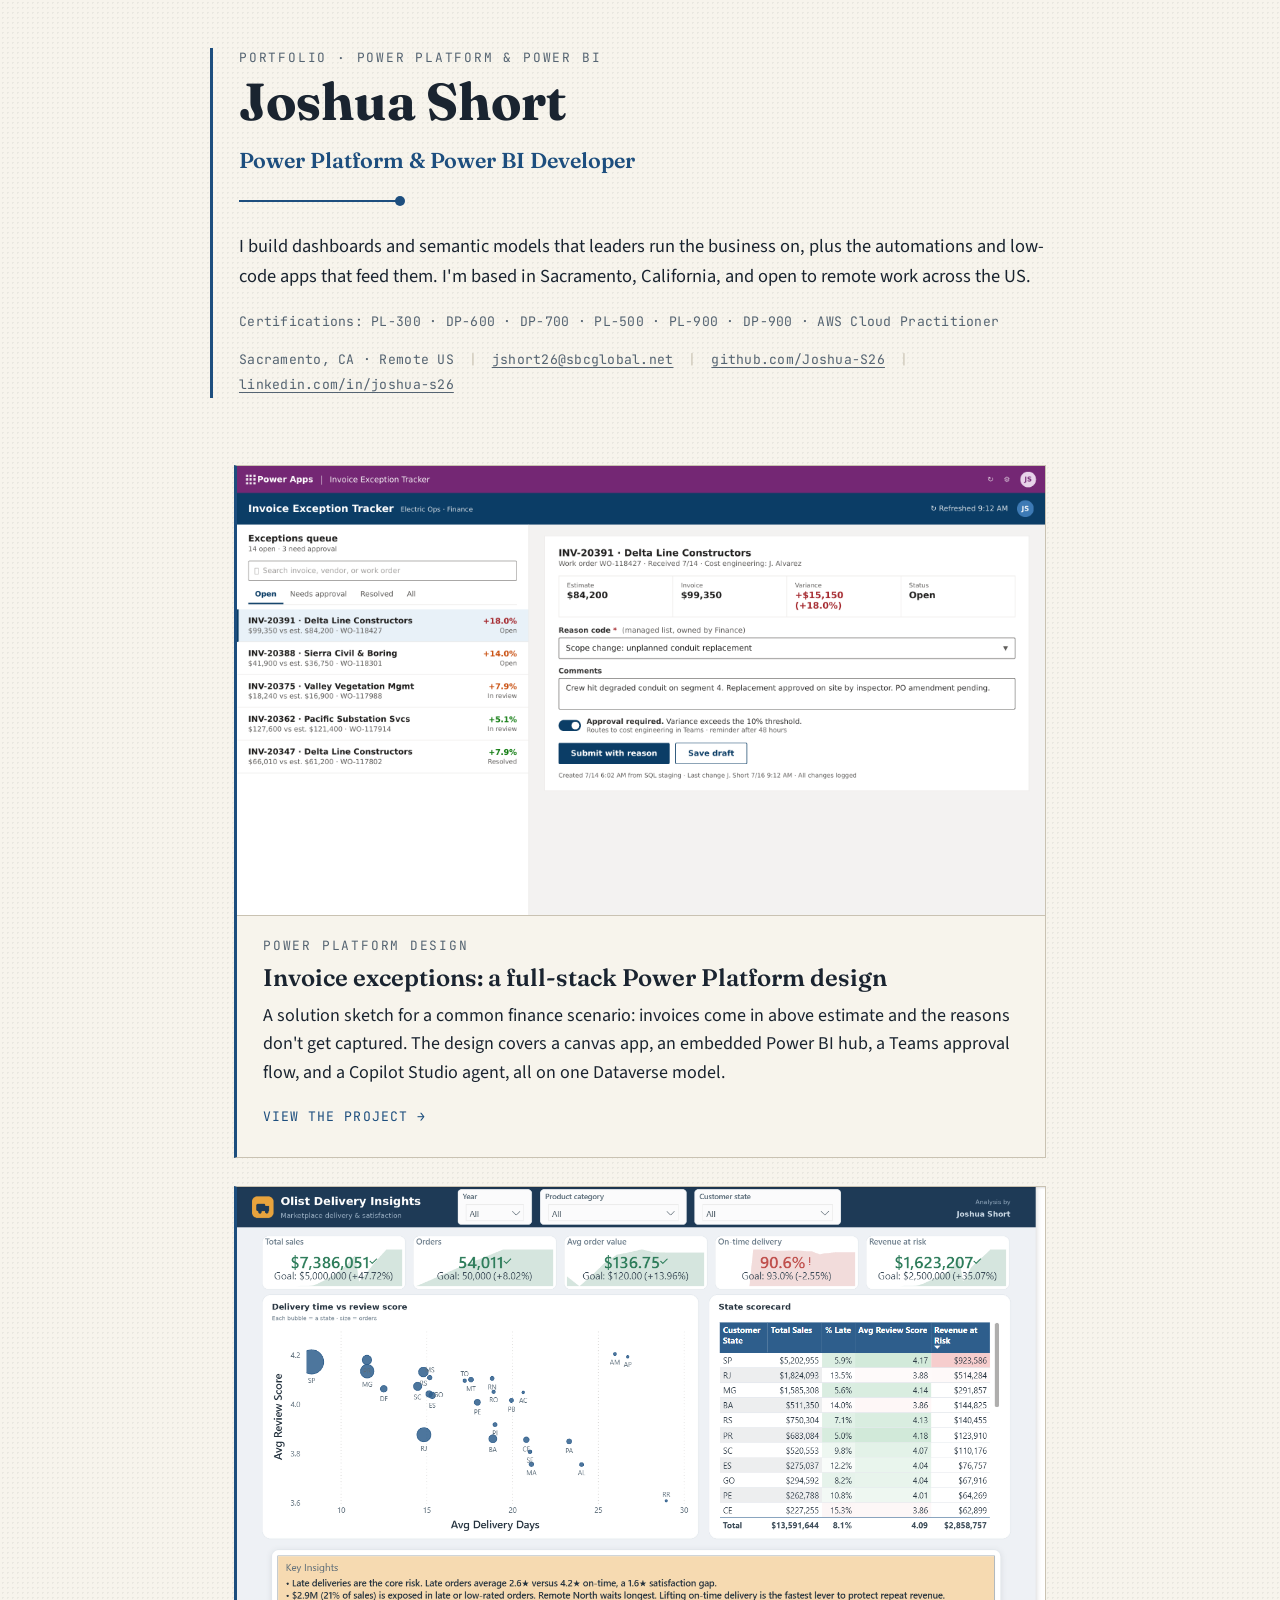
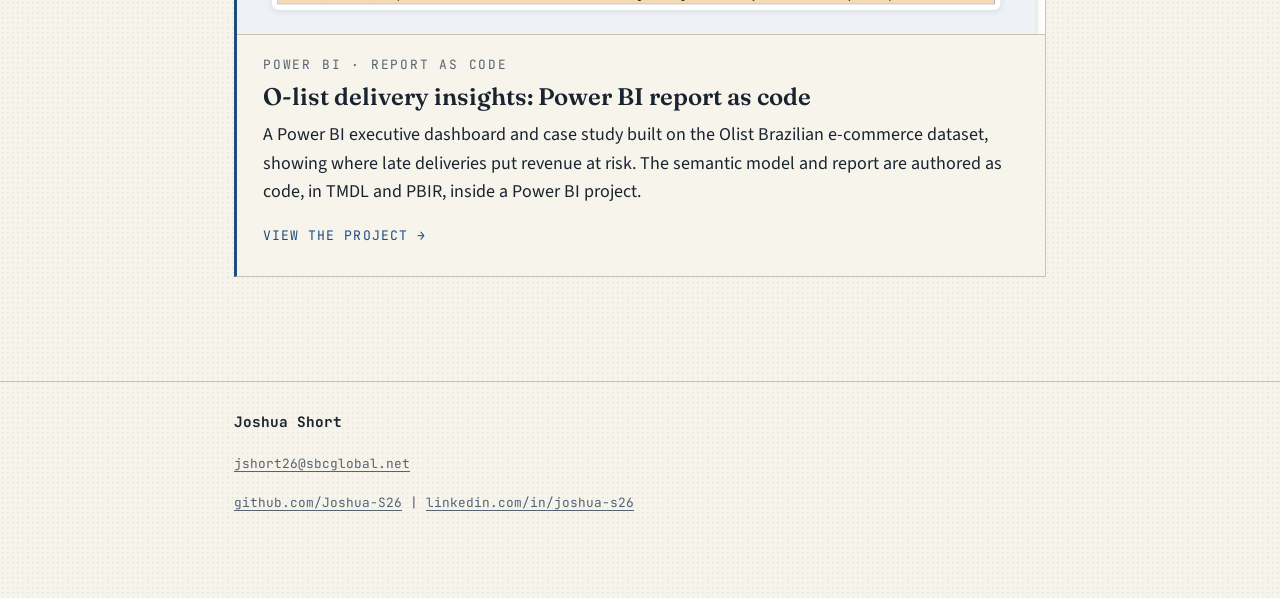
<file: index.html>
<!DOCTYPE html>
<html lang="en">
<head>
<meta charset="UTF-8">
<meta name="viewport" content="width=device-width, initial-scale=1">
<title>Joshua Short: Power Platform &amp; Power BI Developer</title>
<meta name="description" content="Portfolio of Joshua Short, a Power Platform and Power BI developer: dashboards, semantic models, automations, and low-code apps.">
<link rel="preconnect" href="https://fonts.googleapis.com">
<link rel="preconnect" href="https://fonts.gstatic.com" crossorigin>
<link href="https://fonts.googleapis.com/css2?family=Fraunces:opsz,wght@9..144,400;9..144,600;9..144,700&family=Source+Sans+3:wght@400;600;700&family=JetBrains+Mono:wght@400;500;700&display=swap" rel="stylesheet">
<link rel="stylesheet" href="assets/site.css">
</head>
<body>

<main>
  <section class="hero wrap">
  <div class="hero-anchor">
    <p class="kicker">Portfolio · Power Platform &amp; Power BI</p>
    <h1>Joshua Short</h1>
    <p class="descriptor">Power Platform &amp; Power BI Developer</p>
    <div class="rule"></div>
    <p class="lead">I build dashboards and semantic models that leaders run the business on, plus the automations and low-code apps that feed them. I'm based in Sacramento, California, and open to remote work across the US.</p>
    <p class="meta">Certifications: PL-300 · DP-600 · DP-700 · PL-500 · PL-900 · DP-900 · AWS Cloud Practitioner</p>
    <p class="meta">Sacramento, CA · Remote US <span class="sep">|</span> <a href="mailto:jshort26@sbcglobal.net">jshort26@sbcglobal.net</a> <span class="sep">|</span> <a href="https://github.com/Joshua-S26">github.com/Joshua-S26</a> <span class="sep">|</span> <a href="https://www.linkedin.com/in/joshua-s26/">linkedin.com/in/joshua-s26</a></p>
  </div>
</section>

  <section class="cards wrap">

    <a class="card" href="projects/invoice-exceptions.html">
      <img src="assets/app-mockup.png" alt="Screenshot mockup of the Invoice Exception Tracker canvas app, showing a queue of invoices flagged for variance against estimate, and a disposition form for recording a reason code and comments.">
      <div class="card-body">
        <span class="kicker">Power Platform design</span>
        <h2>Invoice exceptions: a full-stack Power Platform design</h2>
        <p>A solution sketch for a common finance scenario: invoices come in above estimate and the reasons don't get captured. The design covers a canvas app, an embedded Power BI hub, a Teams approval flow, and a Copilot Studio agent, all on one Dataverse model.</p>
        <span class="readmore">View the project →</span>
      </div>
    </a>

    <a class="card" href="projects/olist-delivery.html">
      <img src="assets/olist-dashboard.png" alt="Olist Delivery Insights Power BI dashboard: a KPI strip, a scatter of average review score versus average delivery days by state, a state scorecard table, and a key-insights bar.">
      <div class="card-body">
        <span class="kicker">Power BI · Report as code</span>
        <h2>O-list delivery insights: Power BI report as code</h2>
        <p>A Power BI executive dashboard and case study built on the Olist Brazilian e-commerce dataset, showing where late deliveries put revenue at risk. The semantic model and report are authored as code, in TMDL and PBIR, inside a Power BI project.</p>
        <span class="readmore">View the project →</span>
      </div>
    </a>

  </section>
</main>

<footer>
  <div class="wrap">
    <p class="fname">Joshua Short</p>
    <p><a href="mailto:jshort26@sbcglobal.net">jshort26@sbcglobal.net</a></p>
    <p><a href="https://github.com/Joshua-S26">github.com/Joshua-S26</a> <span class="sep">|</span> <a href="https://www.linkedin.com/in/joshua-s26/">linkedin.com/in/joshua-s26</a></p>
  </div>
</footer>

</body>
</html>
</file>
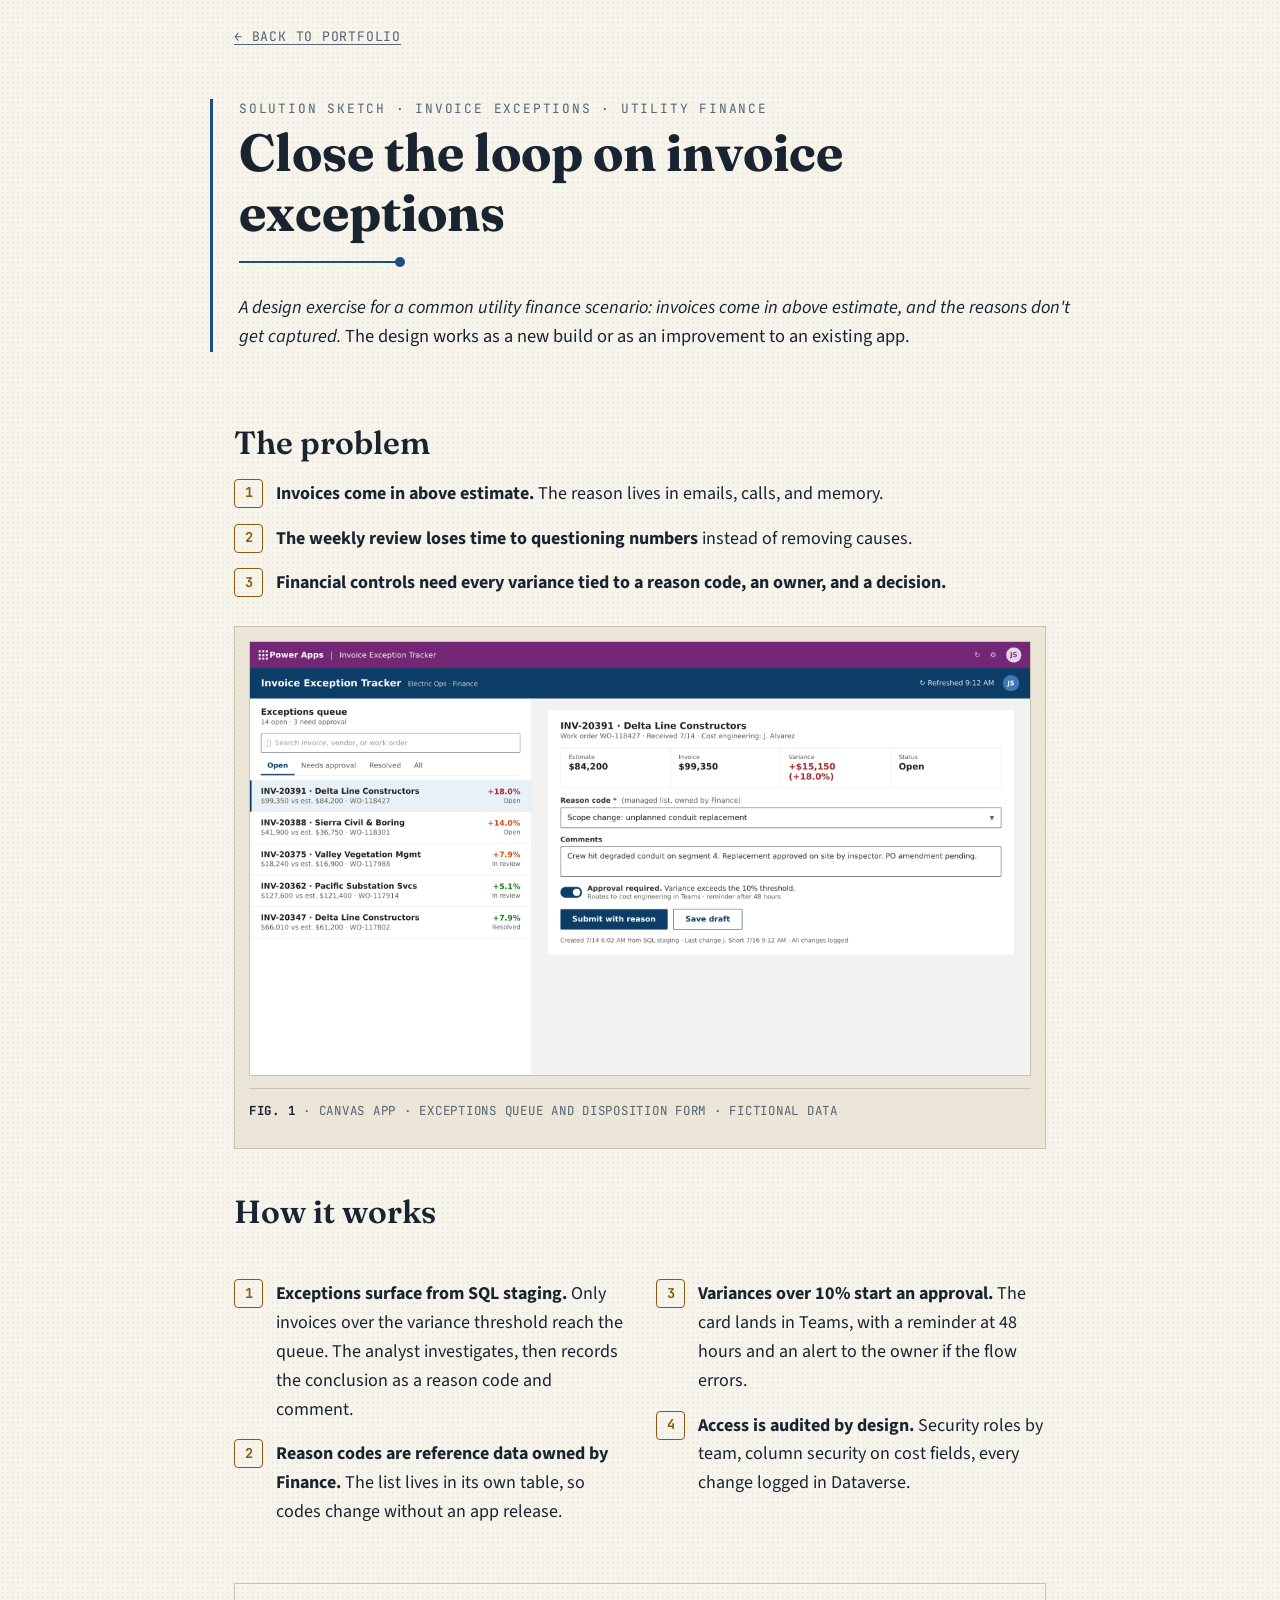
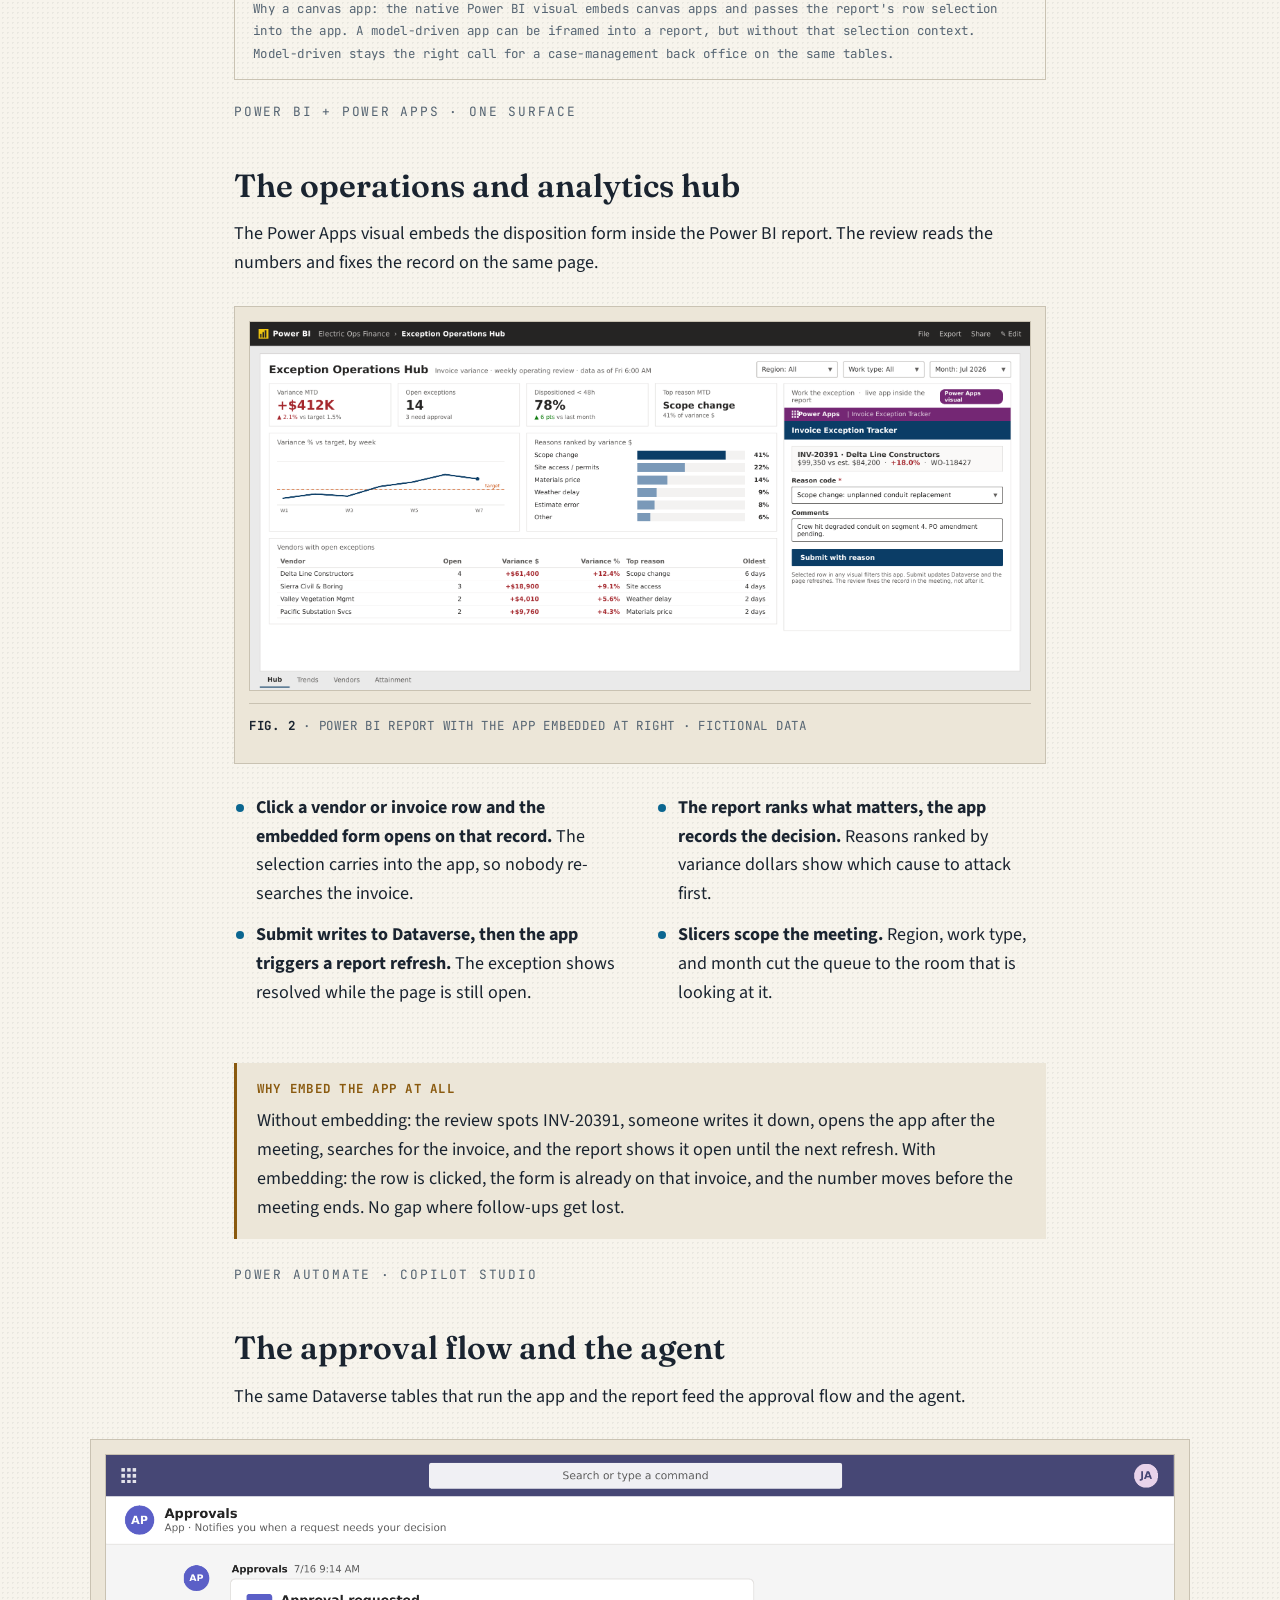
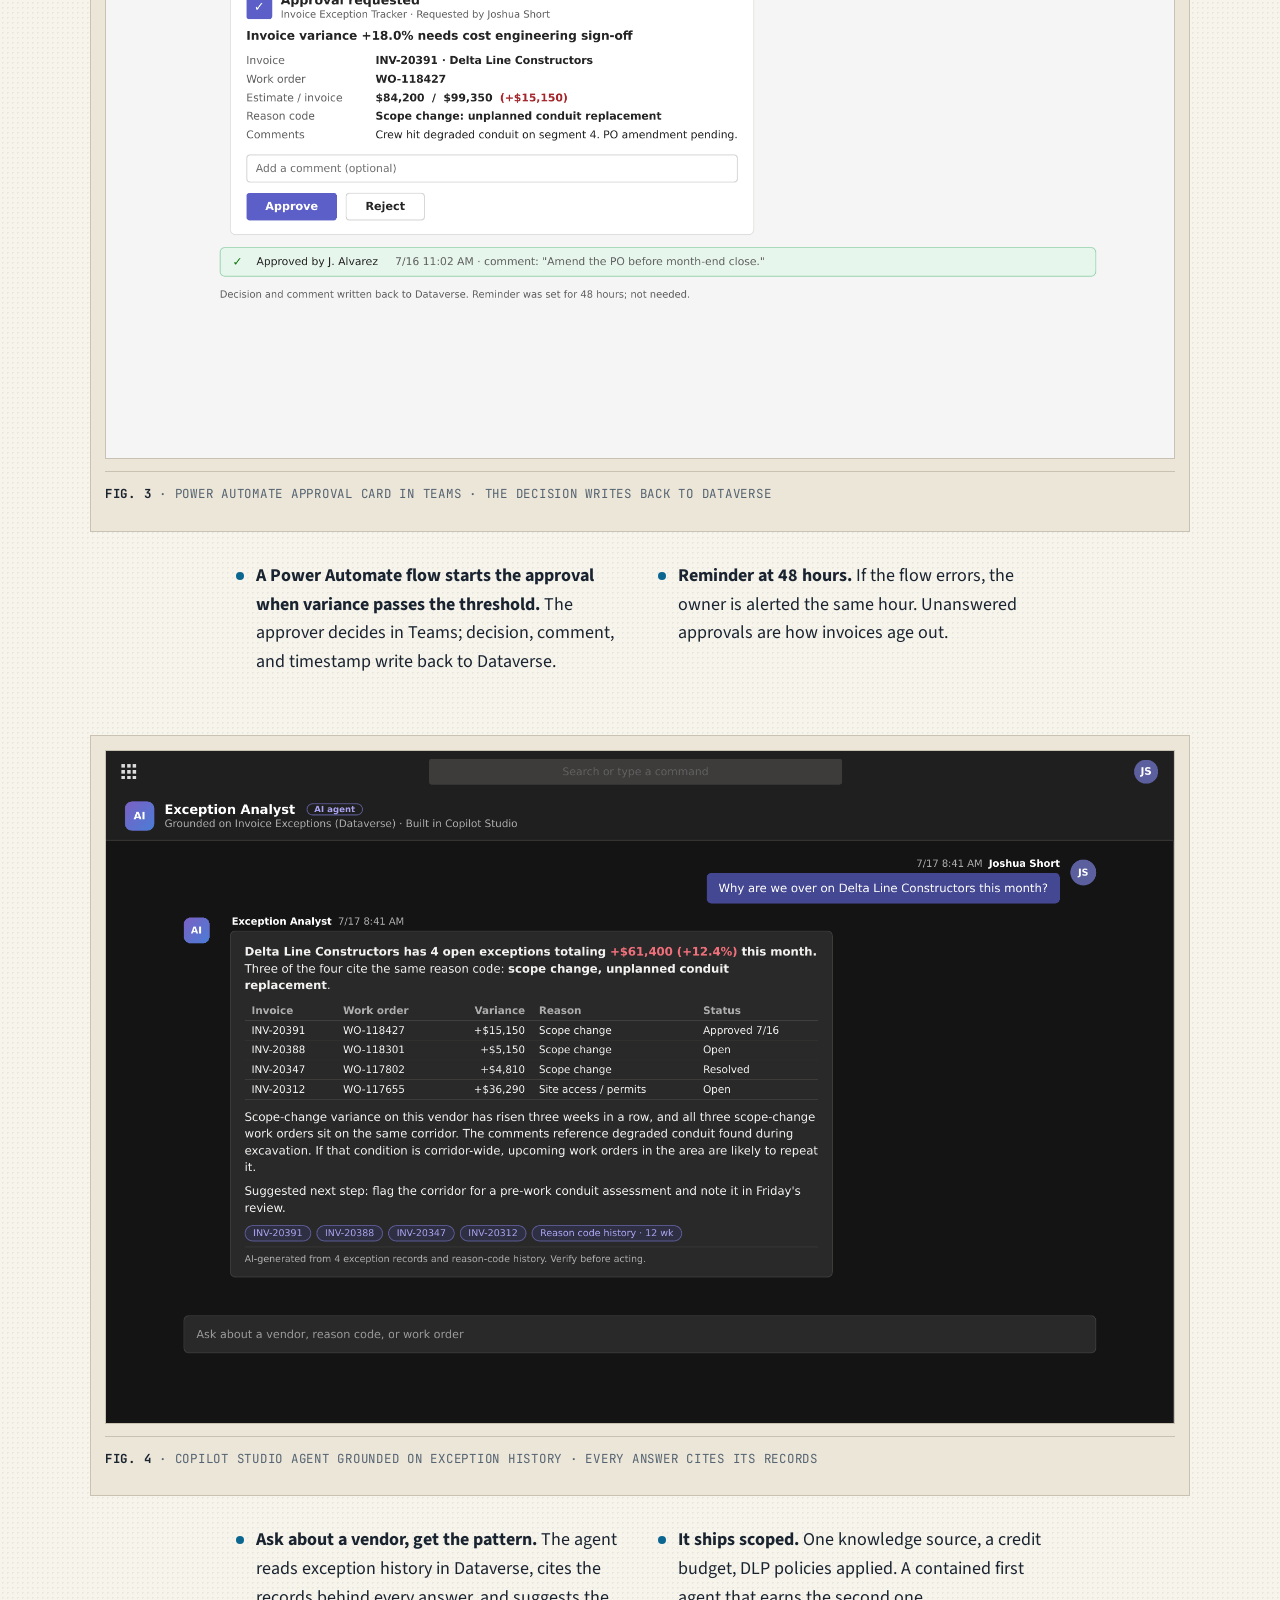
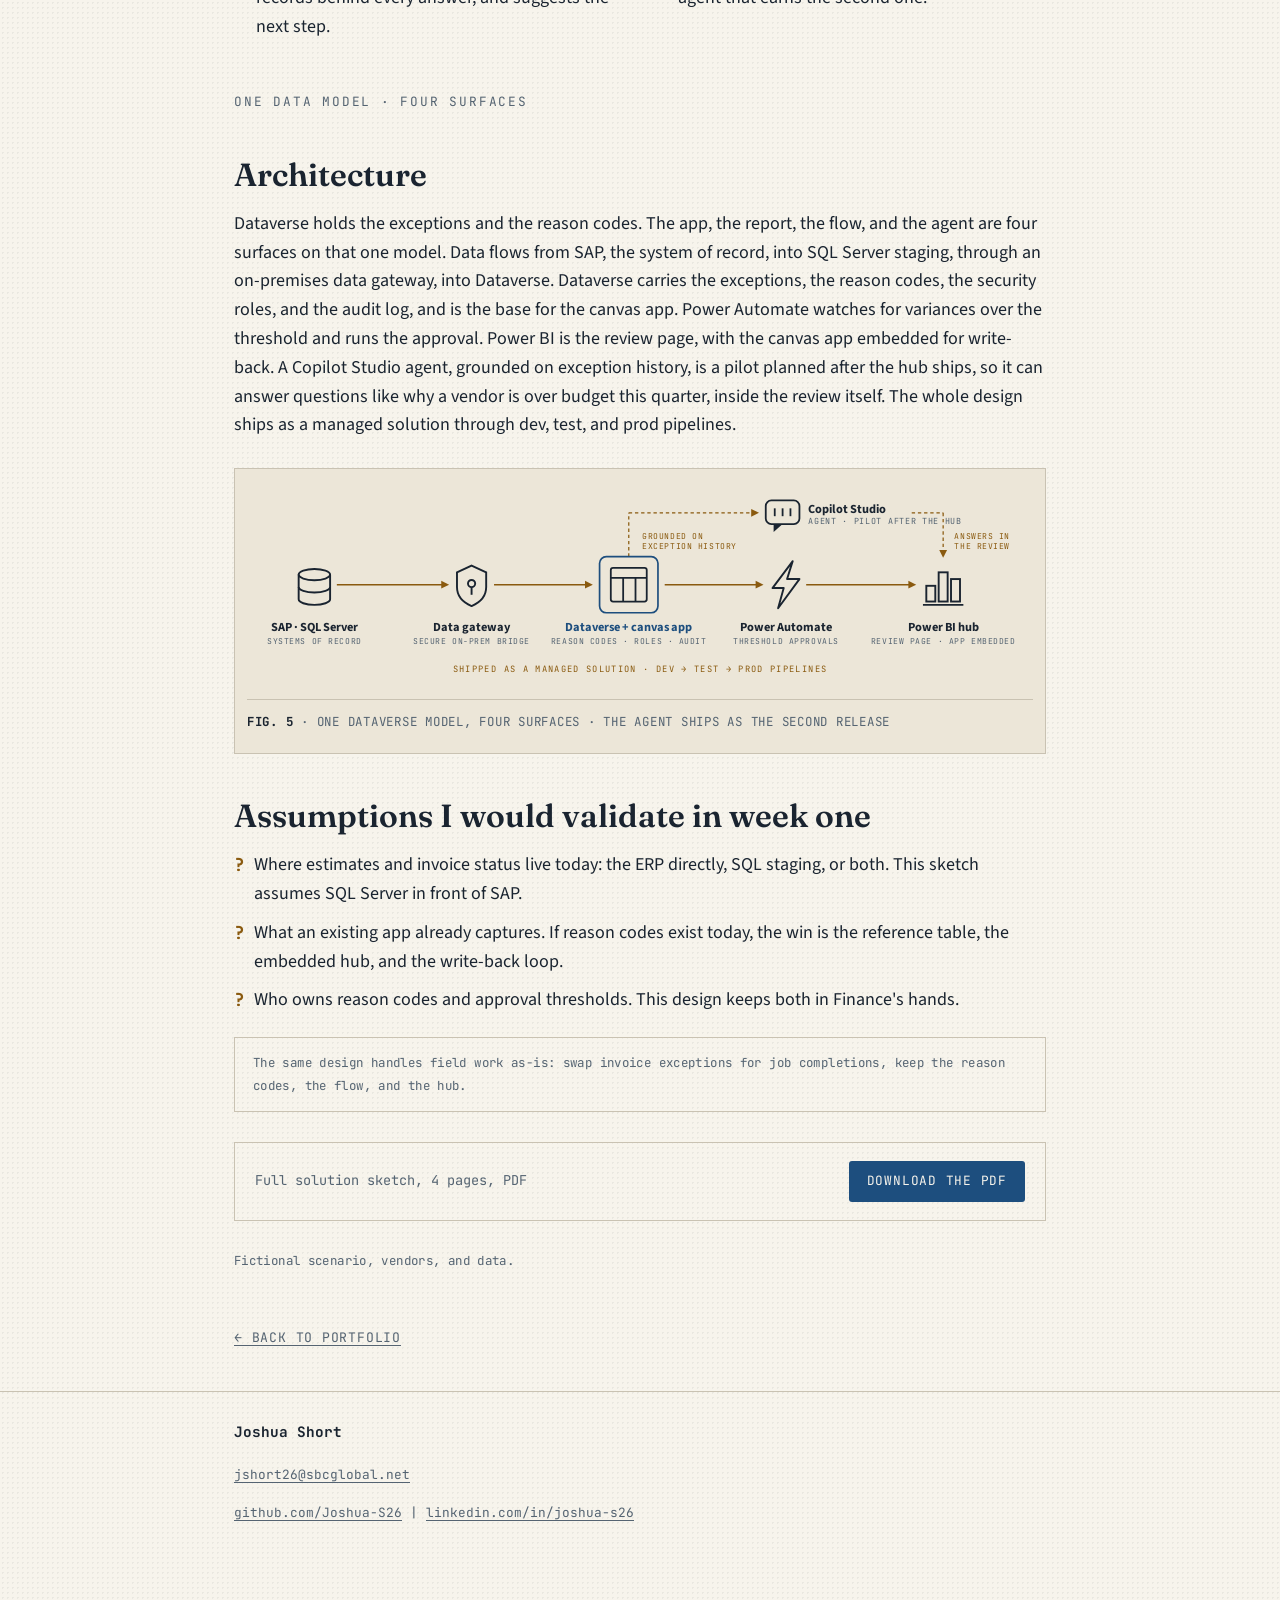
<file: projects/invoice-exceptions.html>
<!DOCTYPE html>
<html lang="en">
<head>
<meta charset="UTF-8">
<meta name="viewport" content="width=device-width, initial-scale=1">
<title>Invoice exceptions: a full-stack Power Platform design</title>
<meta name="description" content="A solution sketch for a Power Platform invoice exceptions workflow: a canvas app, an embedded Power BI hub, a Teams approval flow, and a Copilot Studio agent.">
<link rel="preconnect" href="https://fonts.googleapis.com">
<link rel="preconnect" href="https://fonts.gstatic.com" crossorigin>
<link href="https://fonts.googleapis.com/css2?family=Fraunces:opsz,wght@9..144,400;9..144,600;9..144,700&family=Source+Sans+3:wght@400;600;700&family=JetBrains+Mono:wght@400;500;700&display=swap" rel="stylesheet">
<link rel="stylesheet" href="../assets/site.css">
</head>
<body>

<div class="wrap"><a class="backlink" href="../index.html">← Back to portfolio</a></div>

<header class="hero wrap">
<div class="hero-anchor">
  <p class="kicker">Solution sketch · Invoice exceptions · Utility finance</p>
  <h1>Close the loop on invoice exceptions</h1>
  <div class="rule"></div>
  <p class="lead"><em>A design exercise for a common utility finance scenario: invoices come in above estimate, and the reasons don't get captured.</em> The design works as a new build or as an improvement to an existing app.</p>
</div>
</header>

<main class="wrap">

  <h2>The problem</h2>
  <ol class="steps">
    <li><strong>Invoices come in above estimate.</strong> The reason lives in emails, calls, and memory.</li>
    <li><strong>The weekly review loses time to questioning numbers</strong> instead of removing causes.</li>
    <li><strong>Financial controls need every variance tied to a reason code, an owner, and a decision.</strong></li>
  </ol>

  <div class="plate">
    <a class="zoom" href="../assets/app-mockup.png" target="_blank" rel="noopener"><img src="../assets/app-mockup.png" alt="Screenshot mockup of the Invoice Exception Tracker canvas app: a queue of invoices flagged for variance against estimate, with vendor, work order, estimate, invoice, variance percent, and status columns, and a disposition form on the right for setting a reason code and comments."></a>
    <p class="figtag"><strong>FIG. 1</strong> · Canvas app · exceptions queue and disposition form · fictional data</p>
  </div>

  <h2>How it works</h2>
  <div class="cols2">
    <ol class="steps">
      <li><strong>Exceptions surface from SQL staging.</strong> Only invoices over the variance threshold reach the queue. The analyst investigates, then records the conclusion as a reason code and comment.</li>
      <li><strong>Reason codes are reference data owned by Finance.</strong> The list lives in its own table, so codes change without an app release.</li>
    </ol>
    <ol class="steps" style="counter-reset: step 2;">
      <li><strong>Variances over 10% start an approval.</strong> The card lands in Teams, with a reminder at 48 hours and an alert to the owner if the flow errors.</li>
      <li><strong>Access is audited by design.</strong> Security roles by team, column security on cost fields, every change logged in Dataverse.</li>
    </ol>
  </div>
  <p class="mnote">Why a canvas app: the native Power BI visual embeds canvas apps and passes the report's row selection into the app. A model-driven app can be iframed into a report, but without that selection context. Model-driven stays the right call for a case-management back office on the same tables.</p>

  <p class="kicker">Power BI + Power Apps · One surface</p>
  <h2>The operations and analytics hub</h2>
  <p>The Power Apps visual embeds the disposition form inside the Power BI report. The review reads the numbers and fixes the record on the same page.</p>

  <div class="plate">
    <a class="zoom" href="../assets/pbi-hub.png" target="_blank" rel="noopener"><img src="../assets/pbi-hub.png" alt="Screenshot mockup of the Exception Operations Hub Power BI report: KPI tiles for variance and open exceptions, a variance percent versus target trend chart, a vendor table, and reason codes ranked by variance dollars, with the canvas app embedded on the right for working an exception inline."></a>
    <p class="figtag"><strong>FIG. 2</strong> · Power BI report with the app embedded at right · fictional data</p>
  </div>

  <div class="cols2">
    <ul class="dotlist">
      <li><strong>Click a vendor or invoice row and the embedded form opens on that record.</strong> The selection carries into the app, so nobody re-searches the invoice.</li>
      <li><strong>Submit writes to Dataverse, then the app triggers a report refresh.</strong> The exception shows resolved while the page is still open.</li>
    </ul>
    <ul class="dotlist">
      <li><strong>The report ranks what matters, the app records the decision.</strong> Reasons ranked by variance dollars show which cause to attack first.</li>
      <li><strong>Slicers scope the meeting.</strong> Region, work type, and month cut the queue to the room that is looking at it.</li>
    </ul>
  </div>

  <div class="callout">
    <p class="ct">Why embed the app at all</p>
    <p style="margin:0;">Without embedding: the review spots INV-20391, someone writes it down, opens the app after the meeting, searches for the invoice, and the report shows it open until the next refresh. With embedding: the row is clicked, the form is already on that invoice, and the number moves before the meeting ends. No gap where follow-ups get lost.</p>
  </div>

  <p class="kicker">Power Automate · Copilot Studio</p>
  <h2>The approval flow and the agent</h2>
  <p>The same Dataverse tables that run the app and the report feed the approval flow and the agent.</p>

  <div class="plate wide">
    <a class="zoom" href="../assets/teams-approval.png" target="_blank" rel="noopener"><img src="../assets/teams-approval.png" alt="Screenshot mockup of a Microsoft Teams Approvals card for an invoice variance: the request shows the estimate, invoice amount, variance, reason code, and comments, with the approver's decision and comment recorded."></a>
    <p class="figtag"><strong>FIG. 3</strong> · Power Automate approval card in Teams · the decision writes back to Dataverse</p>
  </div>

  <div class="cols2">
    <ul class="dotlist">
      <li><strong>A Power Automate flow starts the approval when variance passes the threshold.</strong> The approver decides in Teams; decision, comment, and timestamp write back to Dataverse.</li>
    </ul>
    <ul class="dotlist">
      <li><strong>Reminder at 48 hours.</strong> If the flow errors, the owner is alerted the same hour. Unanswered approvals are how invoices age out.</li>
    </ul>
  </div>

  <div class="plate wide">
    <a class="zoom" href="../assets/copilot-agent.png" target="_blank" rel="noopener"><img src="../assets/copilot-agent.png" alt="Screenshot mockup of a Copilot Studio chat agent, dark theme, grounded on invoice exception history: it answers a question about a vendor's open exceptions, lists the cited invoice records, and suggests a next step."></a>
    <p class="figtag"><strong>FIG. 4</strong> · Copilot Studio agent grounded on exception history · every answer cites its records</p>
  </div>

  <div class="cols2">
    <ul class="dotlist">
      <li><strong>Ask about a vendor, get the pattern.</strong> The agent reads exception history in Dataverse, cites the records behind every answer, and suggests the next step.</li>
    </ul>
    <ul class="dotlist">
      <li><strong>It ships scoped.</strong> One knowledge source, a credit budget, DLP policies applied. A contained first agent that earns the second one.</li>
    </ul>
  </div>

  <p class="kicker">One data model · Four surfaces</p>
  <h2>Architecture</h2>
  <p>Dataverse holds the exceptions and the reason codes. The app, the report, the flow, and the agent are four surfaces on that one model. Data flows from SAP, the system of record, into SQL Server staging, through an on-premises data gateway, into Dataverse. Dataverse carries the exceptions, the reason codes, the security roles, and the audit log, and is the base for the canvas app. Power Automate watches for variances over the threshold and runs the approval. Power BI is the review page, with the canvas app embedded for write-back. A Copilot Studio agent, grounded on exception history, is a pilot planned after the hub ships, so it can answer questions like why a vendor is over budget this quarter, inside the review itself. The whole design ships as a managed solution through dev, test, and prod pipelines.</p>

  <div class="archplate">
    <svg viewBox="0 0 700 178" width="100%" xmlns="http://www.w3.org/2000/svg" role="img" aria-labelledby="archTitle archDesc">
      <title id="archTitle">Architecture diagram: one Dataverse model, four surfaces</title>
      <desc id="archDesc">SAP and SQL Server feed a data gateway, which feeds Dataverse and the canvas app. Dataverse feeds Power Automate and Power BI. A Copilot Studio agent is grounded on exception history from Dataverse and answers questions inside the Power BI review. The whole system ships as a managed solution through dev, test, and prod pipelines.</desc>

      <g stroke="#1A2430" stroke-width="1.6" fill="none">
        <rect x="462" y="12" width="30" height="21" rx="5"/>
        <polygon points="469,33 469,40 477,33" fill="#1A2430" stroke="none"/>
        <line x1="470" y1="19" x2="470" y2="26"/><line x1="477" y1="19" x2="477" y2="26"/><line x1="484" y1="19" x2="484" y2="26"/>
      </g>
      <text x="500" y="23" font-family="'Source Sans 3', sans-serif" font-size="11" font-weight="700" fill="#1A2430">Copilot Studio</text>
      <text x="500" y="33" font-family="'JetBrains Mono', monospace" font-size="7.5" letter-spacing="0.6" fill="#556472">AGENT · PILOT AFTER THE HUB</text>
      <line x1="340" y1="62" x2="340" y2="23" stroke="#8A5A0F" stroke-width="1.1" stroke-dasharray="3,2.5"/>
      <line x1="340" y1="23" x2="450" y2="23" stroke="#8A5A0F" stroke-width="1.1" stroke-dasharray="3,2.5"/>
      <polygon points="449,19.5 456,23 449,26.5" fill="#8A5A0F"/>
      <text x="352" y="46" font-family="'JetBrains Mono', monospace" font-size="7.2" letter-spacing="0.5" fill="#8A5A0F">GROUNDED ON</text>
      <text x="352" y="55" font-family="'JetBrains Mono', monospace" font-size="7.2" letter-spacing="0.5" fill="#8A5A0F">EXCEPTION HISTORY</text>
      <line x1="592" y1="23" x2="620" y2="23" stroke="#8A5A0F" stroke-width="1.1" stroke-dasharray="3,2.5"/>
      <line x1="620" y1="23" x2="620" y2="57" stroke="#8A5A0F" stroke-width="1.1" stroke-dasharray="3,2.5"/>
      <polygon points="616.5,56 623.5,56 620,63" fill="#8A5A0F"/>
      <text x="630" y="46" font-family="'JetBrains Mono', monospace" font-size="7.2" letter-spacing="0.5" fill="#8A5A0F">ANSWERS IN</text>
      <text x="630" y="55" font-family="'JetBrains Mono', monospace" font-size="7.2" letter-spacing="0.5" fill="#8A5A0F">THE REVIEW</text>

      <g stroke="#1A2430" stroke-width="1.7" fill="none">
        <ellipse cx="60" cy="78" rx="14" ry="5"/>
        <path d="M46,78 L46,100 A14,5 0 0 0 74,100 L74,78"/>
        <path d="M46,89 A14,5 0 0 0 74,89"/>
      </g>
      <g stroke="#1A2430" stroke-width="1.7" fill="none">
        <path d="M200,70 L213,76 L213,89 C213,98 207,103 200,106 C193,103 187,98 187,89 L187,76 Z"/>
        <circle cx="200" cy="86" r="3.2"/>
        <line x1="200" y1="89" x2="200" y2="96"/>
      </g>
      <rect x="314" y="62" width="52" height="50" rx="6" stroke="#1D4E7E" stroke-width="1.5" fill="none"/>
      <g stroke="#1A2430" stroke-width="1.6" fill="none">
        <rect x="324" y="72" width="32" height="30" rx="2"/>
        <line x1="324" y1="81" x2="356" y2="81"/>
        <line x1="335" y1="81" x2="335" y2="102"/>
        <line x1="346" y1="81" x2="346" y2="102"/>
      </g>
      <polygon points="486,66 468,90 478,90 473,108 492,82 481,82" fill="none" stroke="#1A2430" stroke-width="1.7" stroke-linejoin="round"/>
      <g stroke="#1A2430" stroke-width="1.7" fill="none">
        <rect x="605" y="88" width="8" height="14"/>
        <rect x="616" y="76" width="8" height="26"/>
        <rect x="627" y="82" width="8" height="20"/>
        <line x1="602" y1="105" x2="638" y2="105"/>
      </g>

      <line x1="80" y1="87" x2="174" y2="87" stroke="#8A5A0F" stroke-width="1.4"/><polygon points="173,83.5 180,87 173,90.5" fill="#8A5A0F"/>
      <line x1="220" y1="87" x2="302" y2="87" stroke="#8A5A0F" stroke-width="1.4"/><polygon points="301,83.5 308,87 301,90.5" fill="#8A5A0F"/>
      <line x1="372" y1="87" x2="454" y2="87" stroke="#8A5A0F" stroke-width="1.4"/><polygon points="453,83.5 460,87 453,90.5" fill="#8A5A0F"/>
      <line x1="498" y1="87" x2="590" y2="87" stroke="#8A5A0F" stroke-width="1.4"/><polygon points="589,83.5 596,87 589,90.5" fill="#8A5A0F"/>

      <g font-family="'Source Sans 3', sans-serif" font-size="11" font-weight="700" fill="#1A2430" text-anchor="middle">
        <text x="60" y="128">SAP · SQL Server</text>
        <text x="200" y="128">Data gateway</text>
        <text x="340" y="128" fill="#1D4E7E">Dataverse + canvas app</text>
        <text x="480" y="128">Power Automate</text>
        <text x="620" y="128">Power BI hub</text>
      </g>
      <g font-family="'JetBrains Mono', monospace" font-size="7.2" letter-spacing="0.5" fill="#556472" text-anchor="middle">
        <text x="60" y="140">SYSTEMS OF RECORD</text>
        <text x="200" y="140">SECURE ON-PREM BRIDGE</text>
        <text x="340" y="140">REASON CODES · ROLES · AUDIT</text>
        <text x="480" y="140">THRESHOLD APPROVALS</text>
        <text x="620" y="140">REVIEW PAGE · APP EMBEDDED</text>
      </g>
      <text x="350" y="165" font-family="'JetBrains Mono', monospace" font-size="7.8" letter-spacing="1.2" fill="#8A5A0F" text-anchor="middle">SHIPPED AS A MANAGED SOLUTION · DEV → TEST → PROD PIPELINES</text>
    </svg>
    <p class="figtag"><strong>FIG. 5</strong> · One Dataverse model, four surfaces · the agent ships as the second release</p>
  </div>

  <h2>Assumptions I would validate in week one</h2>
  <ul class="qlist">
    <li>Where estimates and invoice status live today: the ERP directly, SQL staging, or both. This sketch assumes SQL Server in front of SAP.</li>
    <li>What an existing app already captures. If reason codes exist today, the win is the reference table, the embedded hub, and the write-back loop.</li>
    <li>Who owns reason codes and approval thresholds. This design keeps both in Finance's hands.</li>
  </ul>
  <p class="mnote">The same design handles field work as-is: swap invoice exceptions for job completions, keep the reason codes, the flow, and the hub.</p>

  <div class="download">
    <span class="dl-label">Full solution sketch, 4 pages, PDF</span>
    <a href="../assets/invoice-exceptions-sketch.pdf">Download the PDF</a>
  </div>

  <p class="notice">Fictional scenario, vendors, and data.</p>

  <a class="backlink" href="../index.html">← Back to portfolio</a>

</main>

<footer>
  <div class="wrap">
    <p class="fname">Joshua Short</p>
    <p><a href="mailto:jshort26@sbcglobal.net">jshort26@sbcglobal.net</a></p>
    <p><a href="https://github.com/Joshua-S26">github.com/Joshua-S26</a> <span class="sep">|</span> <a href="https://www.linkedin.com/in/joshua-s26/">linkedin.com/in/joshua-s26</a></p>
  </div>
</footer>

</body>
</html>
</file>
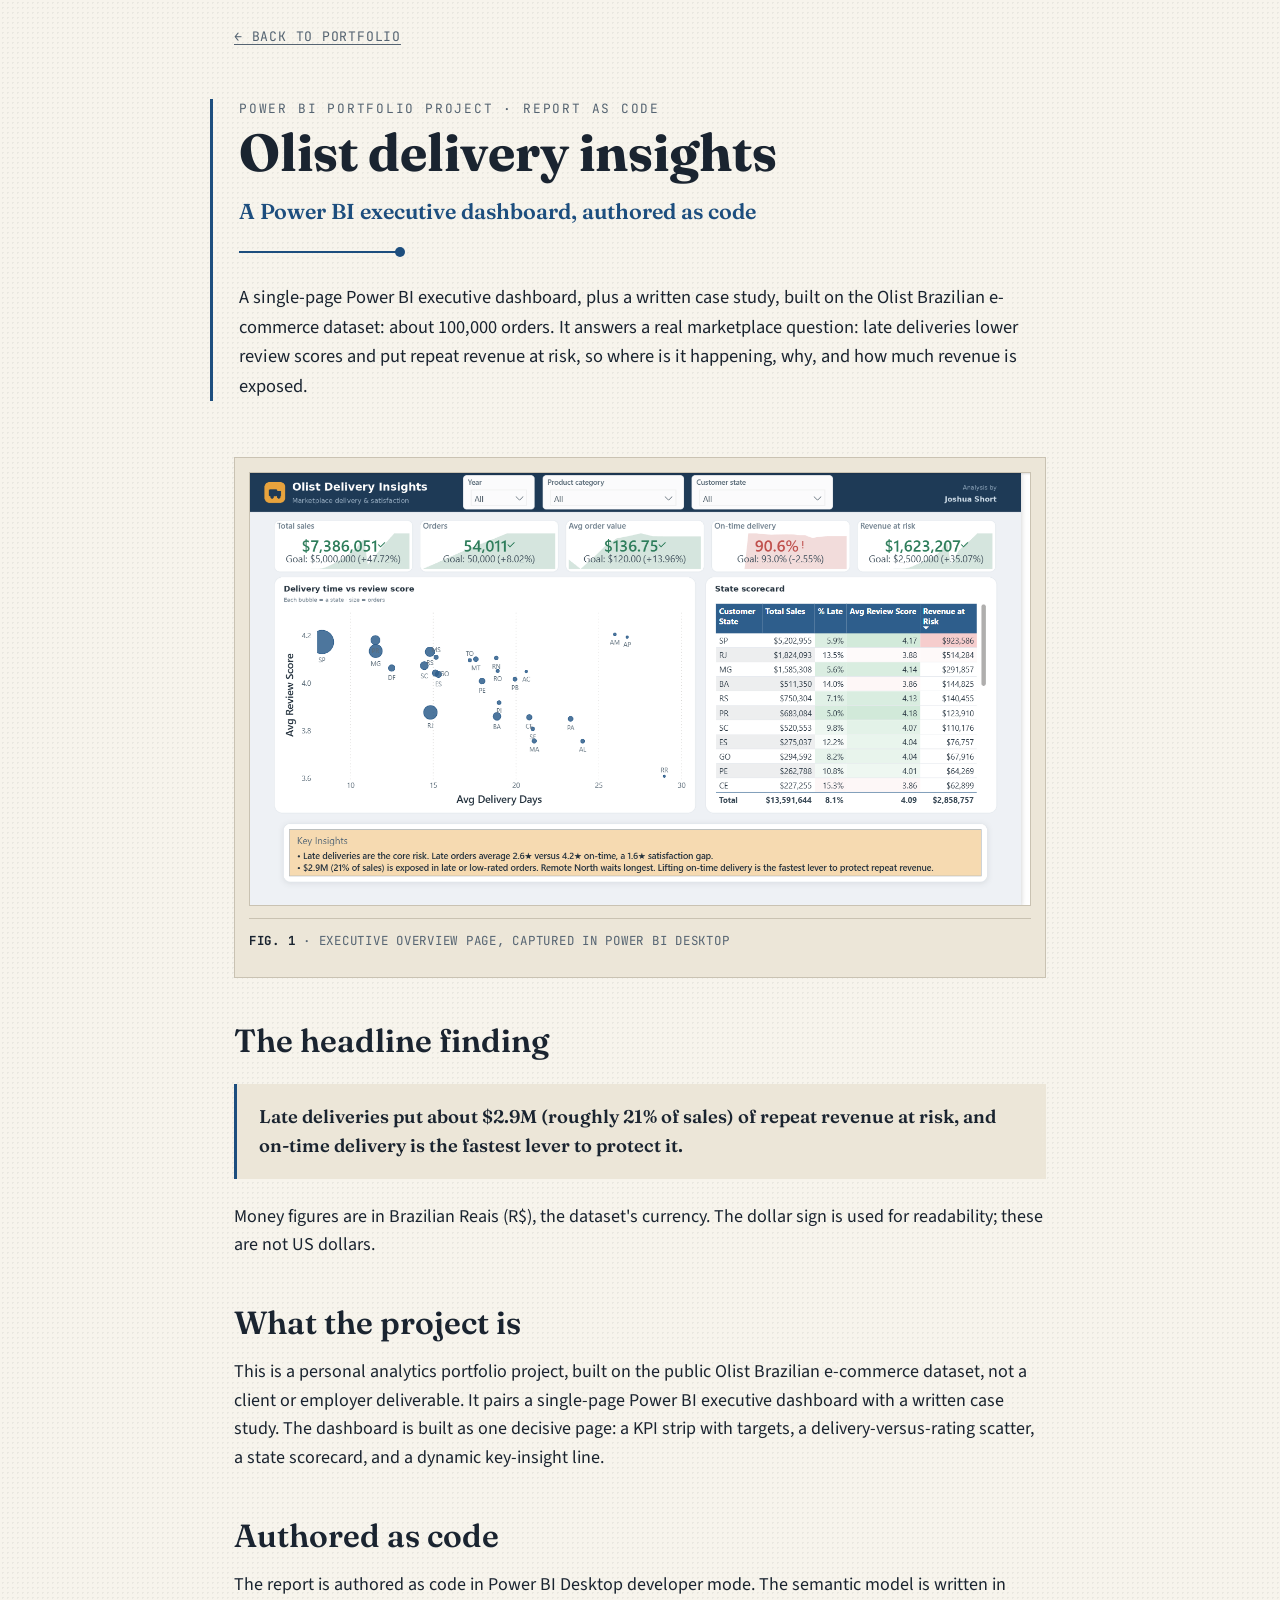
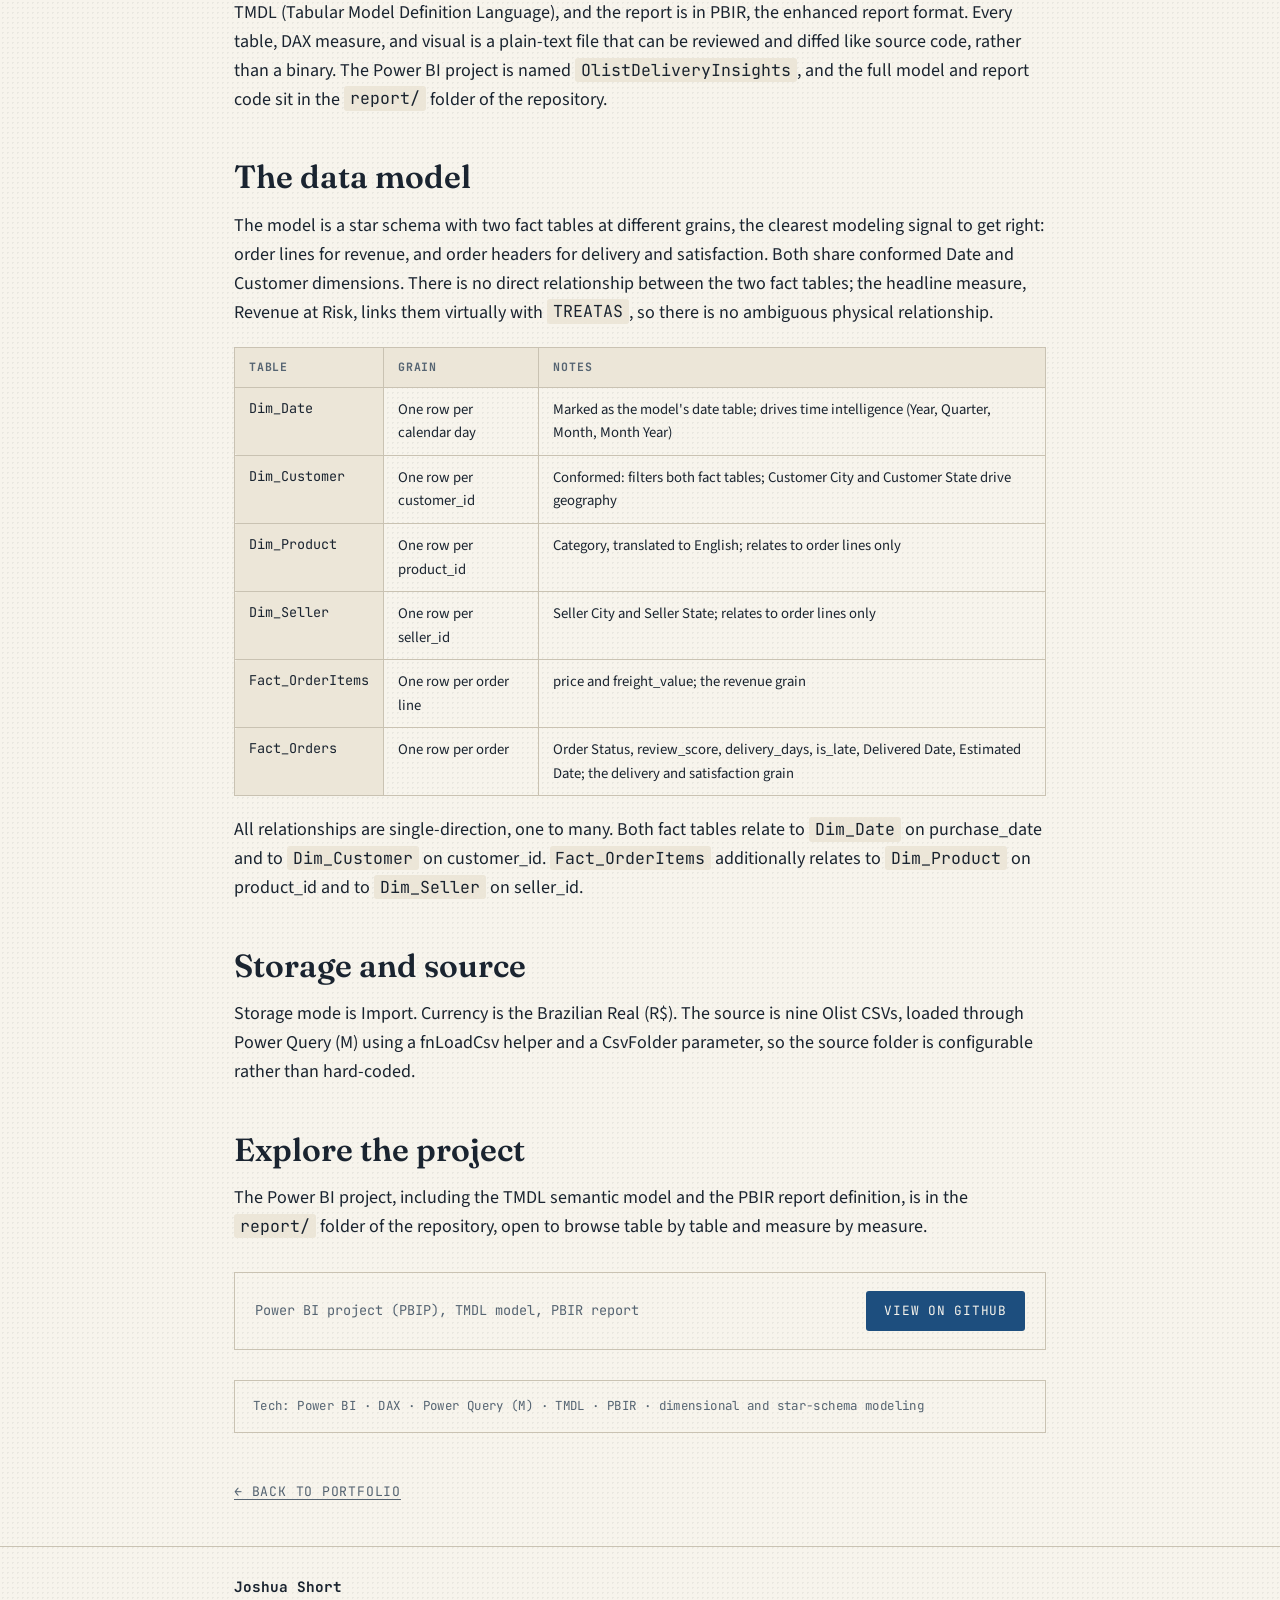
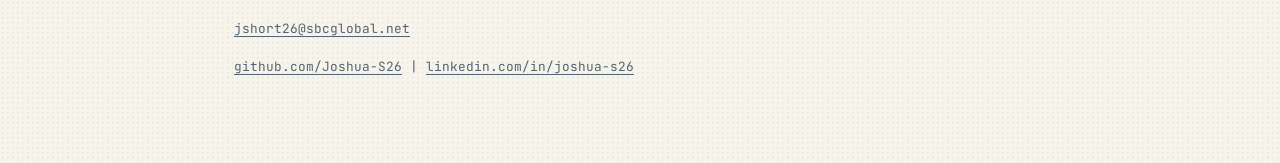
<file: projects/olist-delivery.html>
<!DOCTYPE html>
<html lang="en">
<head>
<meta charset="UTF-8">
<meta name="viewport" content="width=device-width, initial-scale=1">
<title>Olist delivery insights: Power BI report as code</title>
<meta name="description" content="A Power BI executive dashboard and case study on the Olist Brazilian e-commerce dataset: two fact tables, conformed dimensions, and a TREATAS-based Revenue at Risk measure.">
<link rel="preconnect" href="https://fonts.googleapis.com">
<link rel="preconnect" href="https://fonts.gstatic.com" crossorigin>
<link href="https://fonts.googleapis.com/css2?family=Fraunces:opsz,wght@9..144,400;9..144,600;9..144,700&family=Source+Sans+3:wght@400;600;700&family=JetBrains+Mono:wght@400;500;700&display=swap" rel="stylesheet">
<link rel="stylesheet" href="../assets/site.css">
</head>
<body>

<div class="wrap"><a class="backlink" href="../index.html">← Back to portfolio</a></div>

<header class="hero wrap">
<div class="hero-anchor">
  <p class="kicker">Power BI portfolio project · Report as code</p>
  <h1>Olist delivery insights</h1>
  <p class="descriptor">A Power BI executive dashboard, authored as code</p>
  <div class="rule"></div>
  <p class="lead">A single-page Power BI executive dashboard, plus a written case study, built on the Olist Brazilian e-commerce dataset: about 100,000 orders. It answers a real marketplace question: late deliveries lower review scores and put repeat revenue at risk, so where is it happening, why, and how much revenue is exposed.</p>
</div>
</header>

<main class="wrap">

  <div class="plate">
    <img src="../assets/olist-dashboard.png" alt="Olist Delivery Insights dashboard: a KPI strip (Total sales, Orders, Avg order value, On-time delivery, Revenue at risk) each with a goal indicator; a scatter of average review score versus average delivery days with one bubble per state; a state scorecard table with conditional formatting; and a key-insights bar.">
    <p class="figtag"><strong>FIG. 1</strong> · Executive Overview page, captured in Power BI Desktop</p>
  </div>

  <h2>The headline finding</h2>
  <blockquote class="finding">Late deliveries put about $2.9M (roughly 21% of sales) of repeat revenue at risk, and on-time delivery is the fastest lever to protect it.</blockquote>
  <p>Money figures are in Brazilian Reais (R$), the dataset's currency. The dollar sign is used for readability; these are not US dollars.</p>

  <h2>What the project is</h2>
  <p>This is a personal analytics portfolio project, built on the public Olist Brazilian e-commerce dataset, not a client or employer deliverable. It pairs a single-page Power BI executive dashboard with a written case study. The dashboard is built as one decisive page: a KPI strip with targets, a delivery-versus-rating scatter, a state scorecard, and a dynamic key-insight line.</p>

  <h2>Authored as code</h2>
  <p>The report is authored as code in Power BI Desktop developer mode. The semantic model is written in TMDL (Tabular Model Definition Language), and the report is in PBIR, the enhanced report format. Every table, DAX measure, and visual is a plain-text file that can be reviewed and diffed like source code, rather than a binary. The Power BI project is named <span class="mono">OlistDeliveryInsights</span>, and the full model and report code sit in the <span class="mono">report/</span> folder of the repository.</p>

  <h2>The data model</h2>
  <p>The model is a star schema with two fact tables at different grains, the clearest modeling signal to get right: order lines for revenue, and order headers for delivery and satisfaction. Both share conformed Date and Customer dimensions. There is no direct relationship between the two fact tables; the headline measure, Revenue at Risk, links them virtually with <span class="mono">TREATAS</span>, so there is no ambiguous physical relationship.</p>

  <table class="datatable">
    <thead><tr><th>Table</th><th>Grain</th><th>Notes</th></tr></thead>
    <tbody>
      <tr><td class="mono">Dim_Date</td><td>One row per calendar day</td><td>Marked as the model's date table; drives time intelligence (Year, Quarter, Month, Month Year)</td></tr>
      <tr><td class="mono">Dim_Customer</td><td>One row per customer_id</td><td>Conformed: filters both fact tables; Customer City and Customer State drive geography</td></tr>
      <tr><td class="mono">Dim_Product</td><td>One row per product_id</td><td>Category, translated to English; relates to order lines only</td></tr>
      <tr><td class="mono">Dim_Seller</td><td>One row per seller_id</td><td>Seller City and Seller State; relates to order lines only</td></tr>
      <tr><td class="mono">Fact_OrderItems</td><td>One row per order line</td><td>price and freight_value; the revenue grain</td></tr>
      <tr><td class="mono">Fact_Orders</td><td>One row per order</td><td>Order Status, review_score, delivery_days, is_late, Delivered Date, Estimated Date; the delivery and satisfaction grain</td></tr>
    </tbody>
  </table>

  <p>All relationships are single-direction, one to many. Both fact tables relate to <span class="mono">Dim_Date</span> on purchase_date and to <span class="mono">Dim_Customer</span> on customer_id. <span class="mono">Fact_OrderItems</span> additionally relates to <span class="mono">Dim_Product</span> on product_id and to <span class="mono">Dim_Seller</span> on seller_id.</p>

  <h2>Storage and source</h2>
  <p>Storage mode is Import. Currency is the Brazilian Real (R$). The source is nine Olist CSVs, loaded through Power Query (M) using a fnLoadCsv helper and a CsvFolder parameter, so the source folder is configurable rather than hard-coded.</p>

  <h2>Explore the project</h2>
  <p>The Power BI project, including the TMDL semantic model and the PBIR report definition, is in the <span class="mono">report/</span> folder of the repository, open to browse table by table and measure by measure.</p>

  <div class="download">
    <span class="dl-label">Power BI project (PBIP), TMDL model, PBIR report</span>
    <a href="https://github.com/Joshua-S26/Joshua-S26-Portfolio">View on GitHub</a>
  </div>

  <p class="mnote">Tech: Power BI · DAX · Power Query (M) · TMDL · PBIR · dimensional and star-schema modeling</p>

  <a class="backlink" href="../index.html">← Back to portfolio</a>

</main>

<footer>
  <div class="wrap">
    <p class="fname">Joshua Short</p>
    <p><a href="mailto:jshort26@sbcglobal.net">jshort26@sbcglobal.net</a></p>
    <p><a href="https://github.com/Joshua-S26">github.com/Joshua-S26</a> <span class="sep">|</span> <a href="https://www.linkedin.com/in/joshua-s26/">linkedin.com/in/joshua-s26</a></p>
  </div>
</footer>

</body>
</html>
</file>
<file: assets/site.css>
/* Joshua Short -- Portfolio site
   Shared stylesheet for all pages. Light-mode "Field Schematic" tokens:
   warm paper background, Fraunces display type, Source Sans 3 body type,
   JetBrains Mono for kickers and labels. */

:root {
  --bg: #F7F4EC;
  --surface: #ECE6D8;
  --ink: #1A2430;
  --muted: #556472;
  --hairline: #C9C2B2;
  --accent: #1D4E7E;
  --writer-text: #8A5A0F;
  --writer-fill: #C8871A;
  --subject: #0B6690;
  --content-width: 860px;
}

* { margin: 0; padding: 0; box-sizing: border-box; }

body {
  background-color: var(--bg);
  background-image: radial-gradient(rgba(26, 36, 48, .06) 1px, transparent 1px);
  background-size: 5px 5px;
  color: var(--ink);
  font-family: 'Source Sans 3', -apple-system, Helvetica, Arial, sans-serif;
  font-size: 18px;
  line-height: 1.6;
  min-height: 100vh;
}

img { max-width: 100%; height: auto; display: block; }

a { color: var(--accent); text-decoration: underline; text-underline-offset: 3px; }
a:hover { text-decoration-thickness: 2px; }

.wrap {
  max-width: var(--content-width);
  margin: 0 auto;
  padding: 0 24px;
}

main { display: block; padding-bottom: 20px; }

/* ---- type ---- */
h1, h2, h3 {
  font-family: 'Fraunces', Georgia, serif;
  color: var(--ink);
  line-height: 1.15;
}
h1 { font-size: clamp(2.25rem, 5vw, 3.25rem); font-weight: 700; margin-bottom: .35em; }
h2 { font-size: clamp(1.5rem, 3.4vw, 2rem); font-weight: 600; margin: 1.4em 0 .5em; }
h3 { font-size: 1.25rem; font-weight: 600; margin: 1.6em 0 .4em; }

p { margin: 0 0 1em; }
.lead { font-size: 1.15rem; }

strong, b { color: var(--ink); font-weight: 700; }

.kicker {
  font-family: 'JetBrains Mono', 'Courier New', monospace;
  font-size: .8rem;
  letter-spacing: .14em;
  text-transform: uppercase;
  color: var(--muted);
  display: block;
  margin: 1.6em 0 .3em;
}
.kicker:first-child { margin-top: 0; }

.mono {
  font-family: 'JetBrains Mono', 'Courier New', monospace;
  font-size: .92em;
  background: var(--surface);
  padding: .08em .35em;
  border-radius: 3px;
}

/* hero rule: 2px accent bar, ~160px wide, ends in a filled dot */
.rule {
  height: 2px;
  width: 160px;
  background: var(--accent);
  position: relative;
  margin: 18px 0 30px;
}
.rule::after {
  content: '';
  position: absolute;
  right: -6px;
  top: -4px;
  width: 10px;
  height: 10px;
  border-radius: 50%;
  background: var(--accent);
}

/* ---- hero (page headers) ---- */
.hero { padding: 48px 0 10px; }
.hero-anchor { border-left: 3px solid var(--accent); padding-left: 26px; }
.hero .descriptor {
  font-family: 'Fraunces', serif;
  font-size: 1.35rem;
  color: var(--accent);
  font-weight: 600;
  margin-top: -6px;
}
.hero .meta {
  font-family: 'JetBrains Mono', monospace;
  font-size: .82rem;
  color: var(--muted);
  letter-spacing: .02em;
  line-height: 1.9;
}
.hero .meta a { color: var(--muted); }
.hero .meta a:hover { color: var(--accent); }
.hero .sep { color: var(--hairline); margin: 0 .5em; }

/* ---- project cards (index) ---- */
.cards { margin: 44px auto; }
.card {
  border: 1px solid var(--hairline);
  border-left: 3px solid var(--accent);
  background: var(--bg);
  margin: 28px 0;
  display: block;
  text-decoration: none;
  color: inherit;
}
.card img { border-bottom: 1px solid var(--hairline); }
.card-body { padding: 20px 26px 26px; }
.card .kicker { margin-top: 0; margin-bottom: 8px; }
.card h2 { margin-top: 0; margin-bottom: 10px; font-size: 1.5rem; }
.card p { margin-bottom: 14px; }
.card .readmore {
  font-family: 'JetBrains Mono', monospace;
  font-size: .82rem;
  letter-spacing: .08em;
  text-transform: uppercase;
  color: var(--accent);
}
a.card:hover { border-left-color: var(--writer-text); }
a.card:hover .readmore { text-decoration: underline; }

/* ---- figure plates ---- */
.plate {
  background: var(--surface);
  border: 1px solid var(--hairline);
  padding: 14px;
  margin: 28px 0 0;
}
.plate img { border: 1px solid var(--hairline); }
.plate.narrow { max-width: 480px; margin-left: auto; margin-right: auto; }
.plate.wide { width: min(1100px, 94vw); position: relative; left: 50%; transform: translateX(-50%); }
.plate a.zoom { display: block; cursor: zoom-in; }
.figtag {
  font-family: 'JetBrains Mono', monospace;
  font-size: .78rem;
  letter-spacing: .06em;
  text-transform: uppercase;
  color: var(--muted);
  margin-top: 12px;
  padding-top: 12px;
  border-top: 1px solid var(--hairline);
}
.figtag strong { color: var(--ink); }

/* ---- numbered steps ---- */
ol.steps { list-style: none; counter-reset: step; margin: 18px 0; }
ol.steps li {
  counter-increment: step;
  position: relative;
  padding-left: 42px;
  margin: 16px 0;
}
ol.steps li::before {
  content: counter(step);
  position: absolute;
  left: 0; top: -1px;
  font-family: 'JetBrains Mono', monospace;
  font-weight: 700;
  font-size: .85rem;
  color: var(--writer-text);
  border: 1.5px solid var(--writer-text);
  border-radius: 4px;
  width: 27px; height: 27px;
  display: flex; align-items: center; justify-content: center;
}

/* ---- dot bullet list ---- */
ul.dotlist { list-style: none; margin: 18px 0; }
ul.dotlist li { position: relative; padding-left: 22px; margin: 12px 0; }
ul.dotlist li::before {
  content: '';
  position: absolute; left: 2px; top: 10px;
  width: 8px; height: 8px;
  border-radius: 50%;
  background: var(--subject);
}

/* two-column layout for paired lists on wide screens */
.cols2 {
  display: grid;
  grid-template-columns: 1fr;
  gap: 0 32px;
}
@media (min-width: 640px) {
  .cols2 { grid-template-columns: 1fr 1fr; }
}
.cols2 > ol.steps, .cols2 > ul.dotlist { margin-top: 18px; }

/* ---- callout (amber left border) ---- */
.callout {
  background: var(--surface);
  border-left: 3px solid var(--writer-text);
  padding: 16px 20px;
  margin: 26px 0;
}
.callout .ct {
  font-family: 'JetBrains Mono', monospace;
  font-size: .78rem;
  letter-spacing: .1em;
  text-transform: uppercase;
  color: var(--writer-text);
  font-weight: 700;
  margin-bottom: 8px;
}

/* ---- mono note ---- */
.mnote {
  font-family: 'JetBrains Mono', monospace;
  font-size: .78rem;
  letter-spacing: .03em;
  color: var(--muted);
  line-height: 1.8;
  margin: 22px 0;
  padding: 14px 18px;
  border: 1px solid var(--hairline);
}

/* ---- assumptions list ---- */
ul.qlist { list-style: none; margin: 16px 0; }
ul.qlist li { position: relative; padding-left: 20px; margin: 10px 0; }
ul.qlist li::before {
  content: '?';
  position: absolute; left: 0; top: 0;
  font-family: 'JetBrains Mono', monospace;
  font-weight: 700;
  color: var(--writer-text);
}

/* ---- data table ---- */
table.datatable {
  width: 100%;
  border-collapse: collapse;
  margin: 20px 0;
  font-size: .92rem;
}
table.datatable th, table.datatable td {
  text-align: left;
  padding: 10px 14px;
  border: 1px solid var(--hairline);
  vertical-align: top;
}
table.datatable th {
  font-family: 'JetBrains Mono', monospace;
  font-size: .72rem;
  letter-spacing: .07em;
  text-transform: uppercase;
  color: var(--muted);
  background: var(--surface);
}

/* ---- finding blockquote ---- */
blockquote.finding {
  background: var(--surface);
  border-left: 3px solid var(--accent);
  padding: 18px 22px;
  margin: 24px 0;
  font-family: 'Fraunces', serif;
  font-size: 1.15rem;
  font-weight: 600;
}

/* ---- architecture plate ---- */
.archplate { background: var(--surface); border: 1px solid var(--hairline); padding: 18px 12px 8px; margin: 28px 0 0; }
.archplate svg { width: 100%; height: auto; display: block; }

/* ---- download box ---- */
.download {
  border: 1px solid var(--hairline);
  padding: 18px 20px;
  margin: 30px 0;
  display: flex;
  align-items: center;
  justify-content: space-between;
  gap: 16px;
  flex-wrap: wrap;
}
.download .dl-label { font-family: 'JetBrains Mono', monospace; font-size: .85rem; color: var(--muted); }
.download a {
  font-family: 'JetBrains Mono', monospace;
  font-size: .8rem;
  letter-spacing: .06em;
  text-transform: uppercase;
  color: var(--bg) !important;
  background: var(--accent);
  padding: 10px 18px;
  text-decoration: none;
  border-radius: 3px;
}
.download a:hover { background: var(--writer-text); }

/* ---- misc notices / footer ---- */
.notice {
  font-family: 'JetBrains Mono', monospace;
  font-size: .78rem;
  letter-spacing: .03em;
  color: var(--muted);
  margin: 30px 0;
}

.backlink {
  display: inline-block;
  margin: 26px 0 0;
  font-family: 'JetBrains Mono', monospace;
  font-size: .82rem;
  letter-spacing: .06em;
  text-transform: uppercase;
  color: var(--muted);
}
.backlink:hover { color: var(--accent); }

footer {
  border-top: 1px solid var(--hairline);
  margin-top: 40px;
  padding: 26px 0 70px;
}
footer .wrap {
  font-family: 'JetBrains Mono', monospace;
  font-size: .8rem;
  color: var(--muted);
  line-height: 2;
}
footer a { color: var(--muted); }
footer a:hover { color: var(--accent); }
footer .fname { color: var(--ink); font-weight: 700; font-size: .9rem; }

@media (max-width: 480px) {
  body { font-size: 16.5px; }
  .hero-anchor { padding-left: 16px; }
  .card-body { padding: 16px 18px 20px; }
  .plate { padding: 10px; }
  .hero { padding-top: 34px; }
}
</file>
